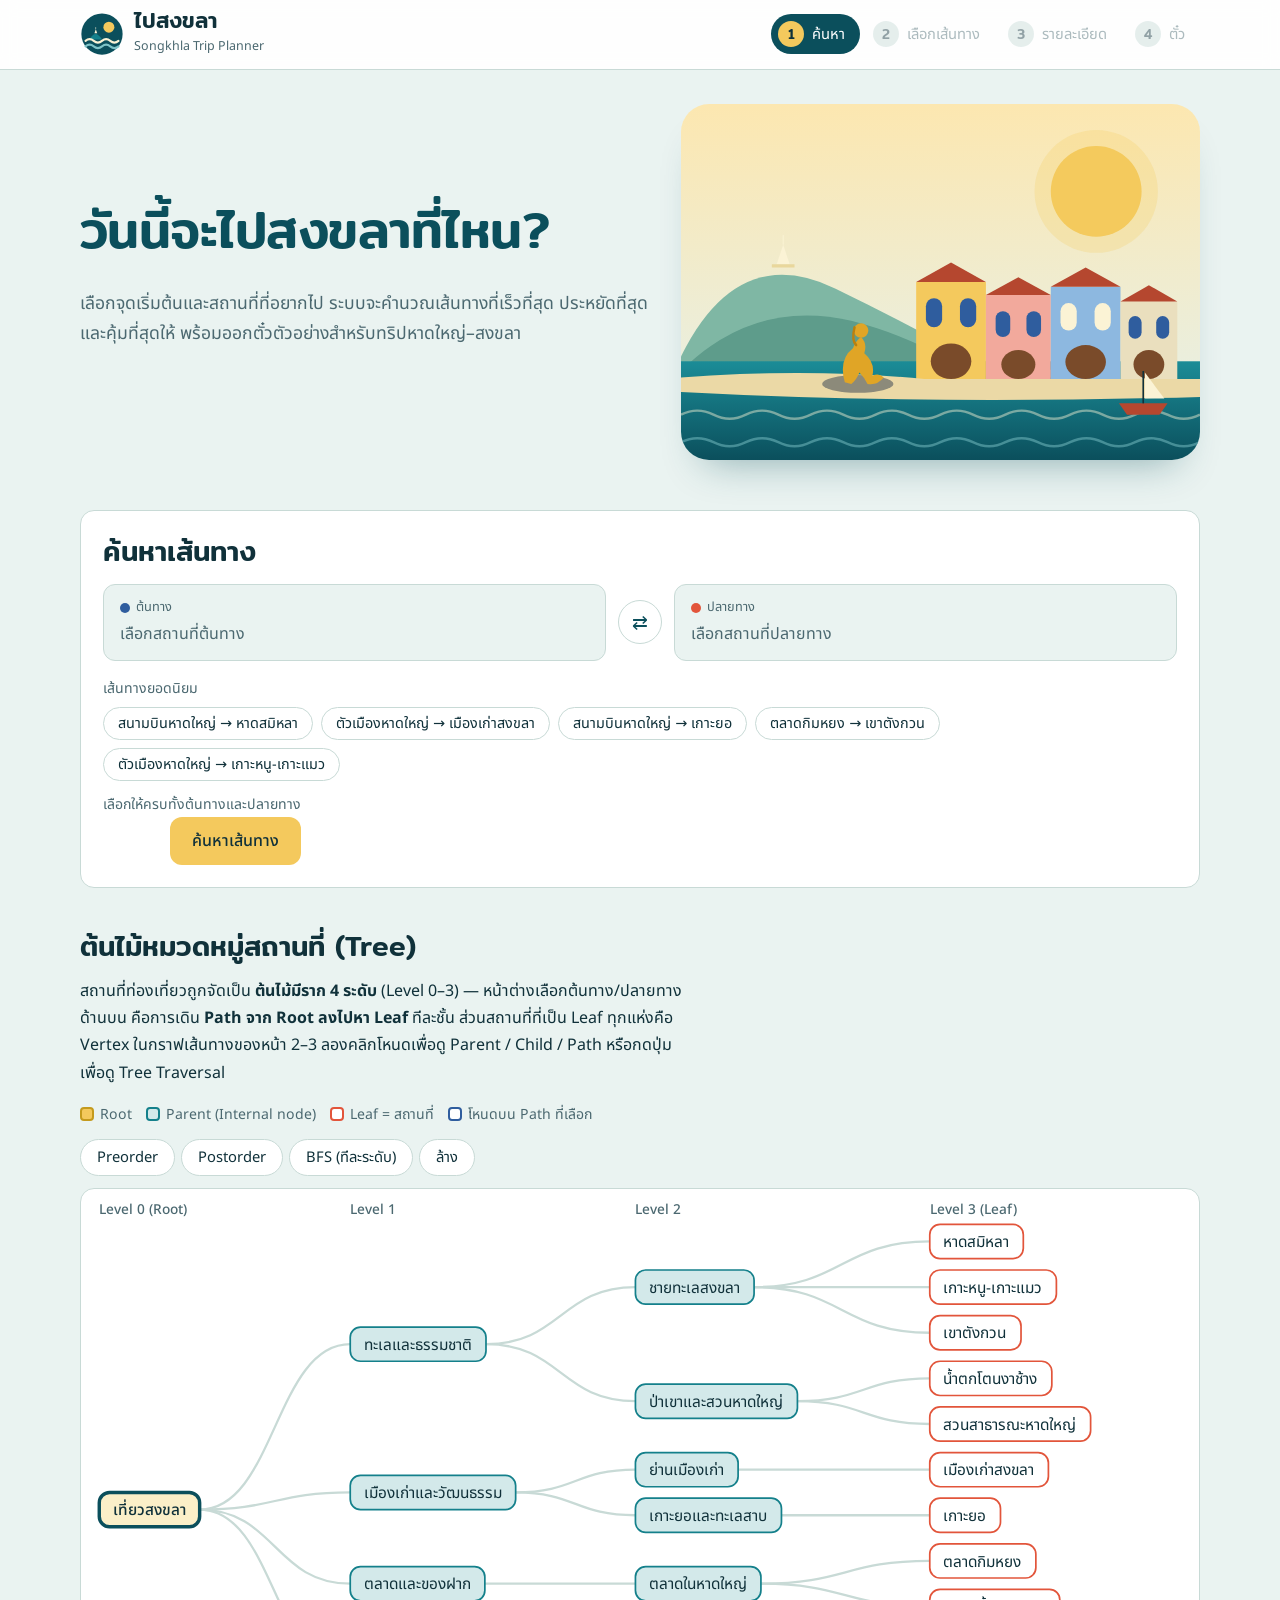
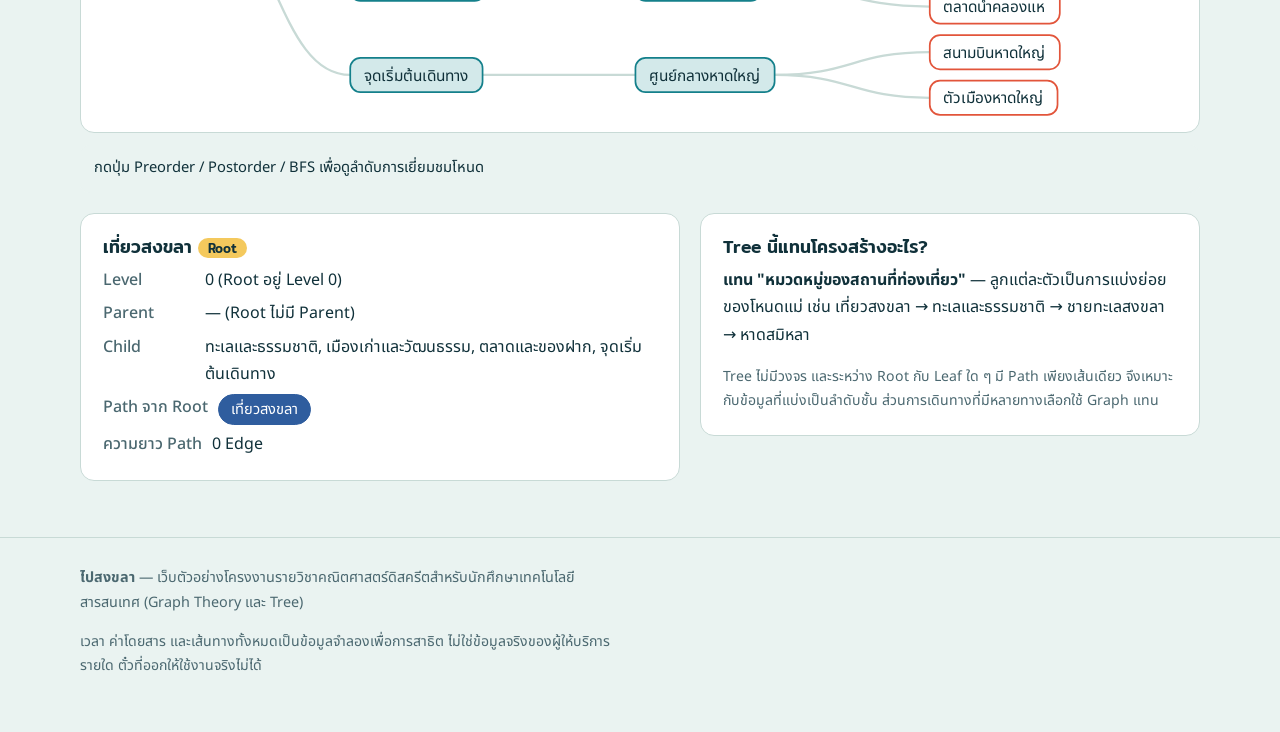
<file: index.html>
<!doctype html>
<html lang="th">
<head>
  <meta charset="utf-8">
  <meta name="viewport" content="width=device-width, initial-scale=1">
  <title>ค้นหาเส้นทาง — ไปสงขลา</title>
  <meta name="description" content="วางแผนเที่ยวสงขลาและหาดใหญ่ด้วย Graph Theory และ Tree">
  <link rel="icon" href="assets/logo.svg" type="image/svg+xml">
  <link rel="preconnect" href="https://fonts.googleapis.com">
  <link rel="preconnect" href="https://fonts.gstatic.com" crossorigin>
  <link href="https://fonts.googleapis.com/css2?family=Mitr:wght@400;500&family=Noto+Sans+Thai:wght@400;500;600&display=swap" rel="stylesheet">
  <link rel="stylesheet" href="css/style.css">
</head>
<body>
  <header id="shell-header" class="topbar"></header>

  <main class="wrap">
    <section class="hero">
      <div>
        <h1>วันนี้จะไปสงขลาที่ไหน?</h1>
        <p class="lead">เลือกจุดเริ่มต้นและสถานที่ที่อยากไป ระบบจะคำนวณเส้นทางที่เร็วที่สุด ประหยัดที่สุด
          และคุ้มที่สุดให้ พร้อมออกตั๋วตัวอย่างสำหรับทริปหาดใหญ่–สงขลา</p>
      </div>
      <img src="assets/hero.svg" alt="ภาพประกอบ: ตึกแถวเมืองเก่าสงขลา เขาตังกวน และนางเงือกทองริมหาดสมิหลา" width="640" height="440">
    </section>

    <!-- ฟอร์มค้นหา -->
    <section class="card block" aria-labelledby="search-h">
      <h2 id="search-h">ค้นหาเส้นทาง</h2>
      <div class="search">
        <button class="field" id="f-from" type="button">
          <span class="lbl"><span class="dot a"></span>ต้นทาง</span>
          <span class="val empty">เลือกสถานที่ต้นทาง</span>
        </button>
        <button class="swap" id="swap" type="button" aria-label="สลับต้นทางและปลายทาง">⇄</button>
        <button class="field" id="f-to" type="button">
          <span class="lbl"><span class="dot b"></span>ปลายทาง</span>
          <span class="val empty">เลือกสถานที่ปลายทาง</span>
        </button>
      </div>
      <div class="search-foot">
        <div>
          <div class="small muted" style="margin-bottom:6px">เส้นทางยอดนิยม</div>
          <div class="chips" id="popular"></div>
        </div>
        <div style="text-align:right">
          <div class="small muted" id="hint" style="min-height:1.6em"></div>
          <a class="btn gold" id="go" href="#" aria-disabled="true">ค้นหาเส้นทาง</a>
        </div>
      </div>
    </section>

    <!-- Tree -->
    <section class="block" aria-labelledby="tree-h">
      <h2 id="tree-h">ต้นไม้หมวดหมู่สถานที่ (Tree)</h2>
      <p>สถานที่ท่องเที่ยวถูกจัดเป็น <b>ต้นไม้มีราก 4 ระดับ</b> (Level 0–3) — หน้าต่างเลือกต้นทาง/ปลายทางด้านบน
        คือการเดิน <b>Path จาก Root ลงไปหา Leaf</b> ทีละชั้น ส่วนสถานที่ที่เป็น Leaf ทุกแห่งคือ Vertex ในกราฟเส้นทางของหน้า 2–3
        ลองคลิกโหนดเพื่อดู Parent / Child / Path หรือกดปุ่มเพื่อดู Tree Traversal</p>

      <div class="legend" aria-hidden="true">
        <span><i style="background:#F4C95D;border-color:#c49a1d"></i>Root</span>
        <span><i style="background:#D3E9EA;border-color:#14808B"></i>Parent (Internal node)</span>
        <span><i style="background:#fff;border-color:#E2553B"></i>Leaf = สถานที่</span>
        <span><i style="background:#fff;border-color:#2F5D9E"></i>โหนดบน Path ที่เลือก</span>
      </div>
      <div class="tabs noprint" role="group" aria-label="Tree Traversal">
        <button type="button" data-trav="pre">Preorder</button>
        <button type="button" data-trav="post">Postorder</button>
        <button type="button" data-trav="bfs">BFS (ทีละระดับ)</button>
        <button type="button" data-trav="clear">ล้าง</button>
      </div>
      <div class="treebox"><svg id="tree" aria-label="ต้นไม้หมวดหมู่สถานที่ท่องเที่ยวสงขลา" role="group"></svg></div>
      <div class="seq" id="seq" aria-live="polite">กดปุ่ม Preorder / Postorder / BFS เพื่อดูลำดับการเยี่ยมชมโหนด</div>

      <div class="twocol" style="margin-top:20px">
        <div class="card" id="info" aria-live="polite"></div>
        <div class="card">
          <h3>Tree นี้แทนโครงสร้างอะไร?</h3>
          <p><b>แทน "หมวดหมู่ของสถานที่ท่องเที่ยว"</b> — ลูกแต่ละตัวเป็นการแบ่งย่อยของโหนดแม่ เช่น
            เที่ยวสงขลา → ทะเลและธรรมชาติ → ชายทะเลสงขลา → หาดสมิหลา</p>
          <p class="small muted" style="margin:0">Tree ไม่มีวงจร และระหว่าง Root กับ Leaf ใด ๆ มี Path เพียงเส้นเดียว
            จึงเหมาะกับข้อมูลที่แบ่งเป็นลำดับชั้น ส่วนการเดินทางที่มีหลายทางเลือกใช้ Graph แทน</p>
        </div>
      </div>
    </section>
  </main>

  <footer id="shell-footer" class="site-foot"></footer>

  <!-- หน้าต่างเลือกสถานที่: ไล่จาก Root ลงไปหา Leaf -->
  <dialog id="picker" class="picker" aria-labelledby="picker-title">
    <div class="picker-head">
      <div class="row">
        <h3 id="picker-title" style="margin:0">เลือกต้นทาง</h3>
        <span>
          <button class="btn ghost small" type="button" id="picker-back">ย้อนกลับ</button>
          <button class="btn ghost small" type="button" id="picker-close">ปิด</button>
        </span>
      </div>
      <div class="crumbs" id="crumbs"></div>
    </div>
    <ul class="picker-list" id="picker-list"></ul>
    <div class="picker-foot" id="picker-foot"></div>
  </dialog>

  <script src="js/data.js"></script>
  <script src="js/algorithms.js"></script>
  <script src="js/common.js"></script>
  <script src="js/home.js"></script>
</body>
</html>
</file>
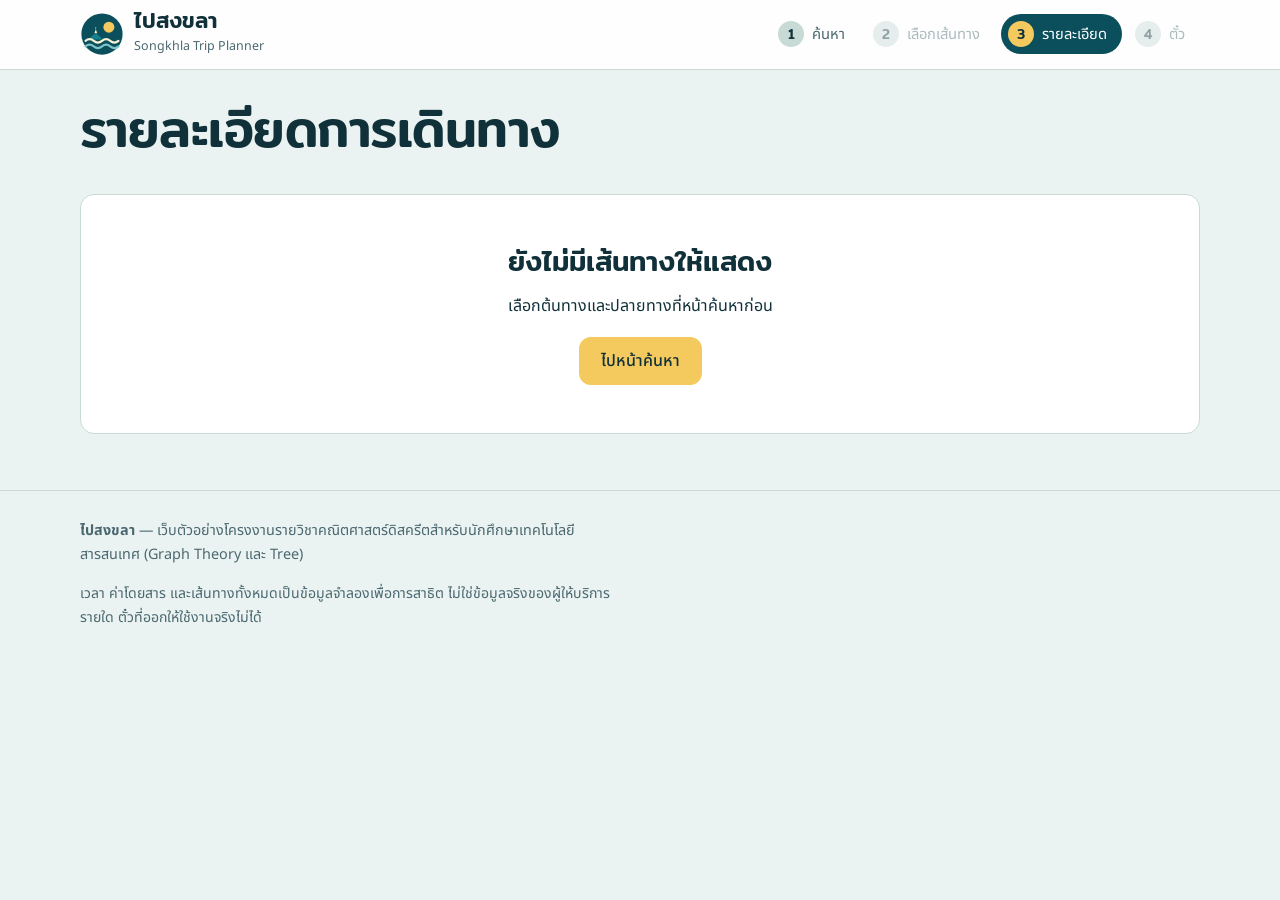
<file: detail.html>
<!doctype html>
<html lang="th">
<head>
  <meta charset="utf-8">
  <meta name="viewport" content="width=device-width, initial-scale=1">
  <title>รายละเอียดการเดินทาง — ไปสงขลา</title>
  <link rel="icon" href="assets/logo.svg" type="image/svg+xml">
  <link rel="preconnect" href="https://fonts.googleapis.com">
  <link rel="preconnect" href="https://fonts.gstatic.com" crossorigin>
  <link href="https://fonts.googleapis.com/css2?family=Mitr:wght@400;500&family=Noto+Sans+Thai:wght@400;500;600&display=swap" rel="stylesheet">
  <link rel="stylesheet" href="css/style.css">
</head>
<body>
  <header id="shell-header" class="topbar"></header>

  <main class="wrap">
    <div class="pagehead">
      <h1>รายละเอียดการเดินทาง</h1>
      <div class="card routebar" id="routebar"></div>
    </div>

    <div id="empty" class="card empty-state block" hidden>
      <h2>ยังไม่มีเส้นทางให้แสดง</h2>
      <p style="margin-inline:auto">เลือกต้นทางและปลายทางที่หน้าค้นหาก่อน</p>
      <a class="btn gold" href="index.html">ไปหน้าค้นหา</a>
    </div>

    <div id="content">
      <section class="block twocol" style="grid-template-columns:1fr 1.2fr">
        <div class="card">
          <div class="tabs" id="rtabs" role="tablist" aria-label="เกณฑ์เส้นทาง"></div>
          <h2>ขั้นตอนเดินทางทีละช่วง</h2>
          <ol class="legs" id="legs"></ol>
          <div class="kpis" id="totals" style="margin-top:14px"></div>
          <div style="margin-top:18px" class="noprint"><a class="btn gold" id="buy" href="#">ไปหน้าตั๋ว</a></div>
        </div>
        <div>
          <div class="maptools noprint">
            <label><input type="checkbox" id="wt"> แสดงน้ำหนัก Edge (เวลา · ค่าโดยสาร)</label>
          </div>
          <div class="mapbox"><svg id="map"></svg><div class="maplegend" id="mapLegend"></div></div>
        </div>
      </section>

      <section class="block" aria-labelledby="p-h">
        <h2 id="p-h">Path ของเส้นทางนี้</h2>
        <div class="card">
          <div class="pathline" id="pathline" style="margin-bottom:12px"></div>
          <p class="small" id="pathtext" style="margin:0"></p>
          <details style="margin-top:12px">
            <summary class="small">ดู Path ในกราฟสถานะที่ Dijkstra คำนวณจริง (v0, v1, …, vk)</summary>
            <pre class="code" id="statepath" style="margin-top:10px"></pre>
          </details>
        </div>
      </section>

      <section class="block" aria-labelledby="e-h">
        <h2 id="e-h">สำรวจเมืองด้วย BFS และ DFS</h2>
        <p>ลองท่องกราฟจากต้นทางเพื่อดูว่าแต่ละวิธีเยี่ยมสถานที่ตามลำดับต่างกันอย่างไร
          เลขสีแดงคือลำดับที่ถูกเยี่ยม และเส้นน้ำเงินหนาคือต้นไม้ของการท่อง (BFS/DFS tree)</p>
        <div class="explore noprint">
          <button class="btn small" type="button" data-ex="bfs">เริ่ม BFS</button>
          <button class="btn small ghost" type="button" data-ex="dfs">เริ่ม DFS</button>
          <button class="btn small ghost" type="button" data-ex="reset">ล้าง</button>
        </div>
        <div class="twocol">
          <div class="mapbox"><svg id="map2"></svg></div>
          <div class="card" aria-live="polite">
            <h3 id="exTitle">ยังไม่ได้เริ่มท่องกราฟ</h3>
            <div id="exOut" class="layers small muted">กดปุ่ม "เริ่ม BFS" หรือ "เริ่ม DFS"</div>
          </div>
        </div>
      </section>
    </div>
  </main>

  <footer id="shell-footer" class="site-foot"></footer>

  <script src="js/data.js"></script>
  <script src="js/algorithms.js"></script>
  <script src="js/common.js"></script>
  <script src="js/detail.js"></script>
</body>
</html>
</file>
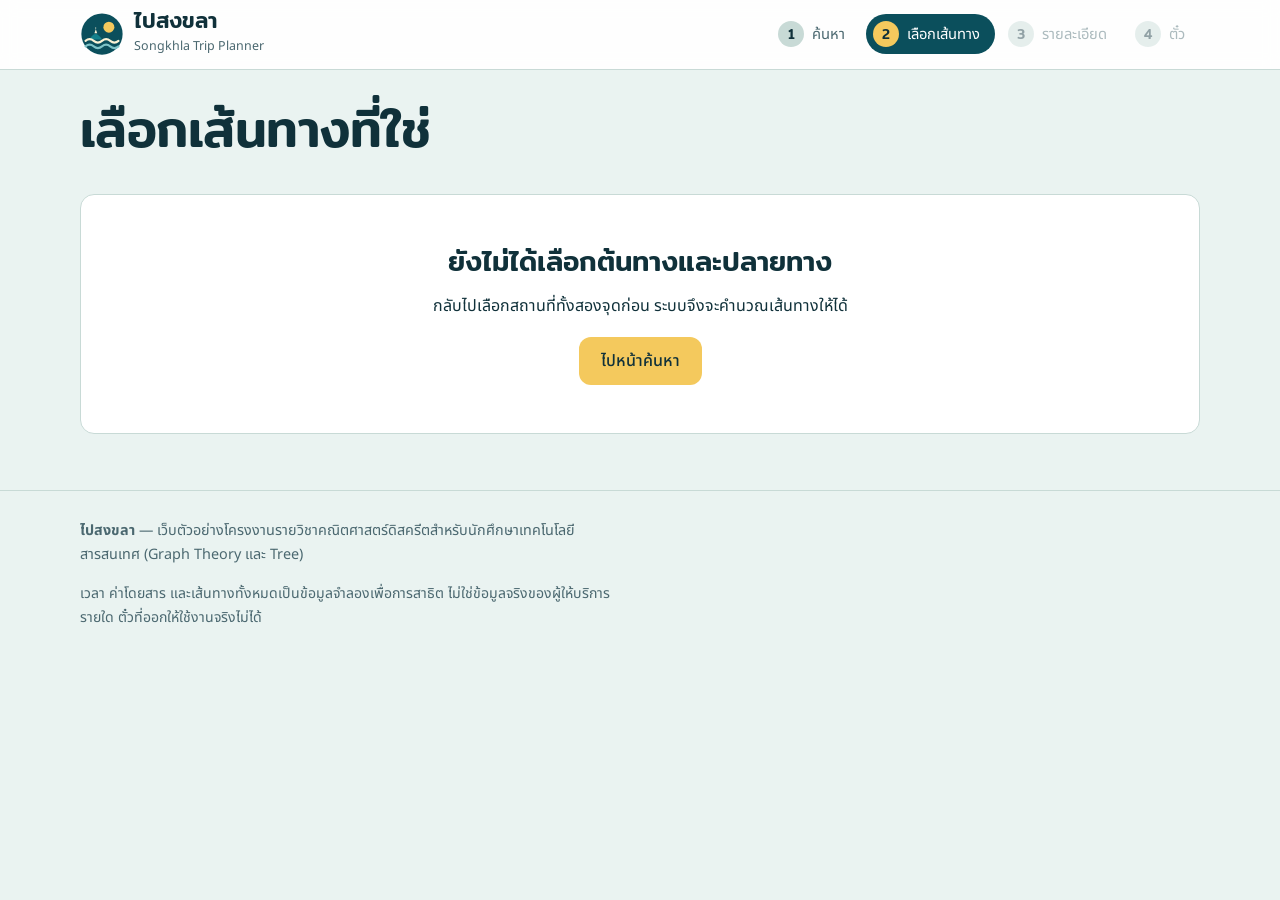
<file: routes.html>
<!doctype html>
<html lang="th">
<head>
  <meta charset="utf-8">
  <meta name="viewport" content="width=device-width, initial-scale=1">
  <title>เลือกเส้นทาง — ไปสงขลา</title>
  <link rel="icon" href="assets/logo.svg" type="image/svg+xml">
  <link rel="preconnect" href="https://fonts.googleapis.com">
  <link rel="preconnect" href="https://fonts.gstatic.com" crossorigin>
  <link href="https://fonts.googleapis.com/css2?family=Mitr:wght@400;500&family=Noto+Sans+Thai:wght@400;500;600&display=swap" rel="stylesheet">
  <link rel="stylesheet" href="css/style.css">
</head>
<body>
  <header id="shell-header" class="topbar"></header>

  <main class="wrap">
    <div class="pagehead">
      <h1>เลือกเส้นทางที่ใช่</h1>
      <div class="card routebar" id="routebar"></div>
    </div>

    <div id="empty" class="card empty-state block" hidden>
      <h2>ยังไม่ได้เลือกต้นทางและปลายทาง</h2>
      <p style="margin-inline:auto">กลับไปเลือกสถานที่ทั้งสองจุดก่อน ระบบจึงจะคำนวณเส้นทางให้ได้</p>
      <a class="btn gold" href="index.html">ไปหน้าค้นหา</a>
    </div>

    <div id="content">
      <section class="block" aria-labelledby="r-h">
        <h2 id="r-h">เส้นทางที่ Dijkstra แนะนำ</h2>
        <div class="routes" id="routes"></div>
        <p class="small muted" id="dupnote" style="margin-top:14px"></p>
      </section>

      <section class="block" aria-labelledby="g-h">
        <h2 id="g-h">Weighted Graph ของระบบ</h2>
        <div class="defs" id="defs"></div>
      </section>

      <section class="block" aria-labelledby="d-h">
        <h2 id="d-h">Dijkstra คิดอย่างไร?</h2>
        <p>ตารางนี้แสดงการทำงานทีละรอบ: เลือกจุดที่มีค่าต่ำสุดและยังไม่ถูกปิด → ตรวจ Neighbor → ถ้าเจอทางที่ถูกกว่าให้ปรับค่า (Relax)
          อัลกอริทึมตัวเดียวกันให้คำตอบต่างกันเมื่อนิยาม Weight ต่างกัน</p>
        <div class="tabs" role="tablist" id="tabs"></div>
        <p id="formula" class="small"></p>
        <div class="tablewrap">
          <table>
            <thead><tr><th class="num">รอบ</th><th>จุดที่เลือก (ค่าต่ำสุด)</th><th class="num">ค่าสะสม</th><th>Relax (ปรับค่า Neighbor)</th></tr></thead>
            <tbody id="trace"></tbody>
          </table>
        </div>
        <p id="traceResult" style="margin-top:12px"></p>
      </section>

      <section class="block" aria-labelledby="a-h">
        <h2 id="a-h">Adjacency List ใน JavaScript</h2>
        <p>กราฟเก็บเป็น Adjacency List: แต่ละ Vertex เก็บรายการ Edge ที่ออกจากตัวเอง (ในโค้ดจริงแต่ละ Edge มี Weight ติดมาด้วย)</p>
        <pre class="code" id="adj"></pre>
      </section>
    </div>
  </main>

  <footer id="shell-footer" class="site-foot"></footer>

  <script src="js/data.js"></script>
  <script src="js/algorithms.js"></script>
  <script src="js/common.js"></script>
  <script src="js/routes.js"></script>
</body>
</html>
</file>
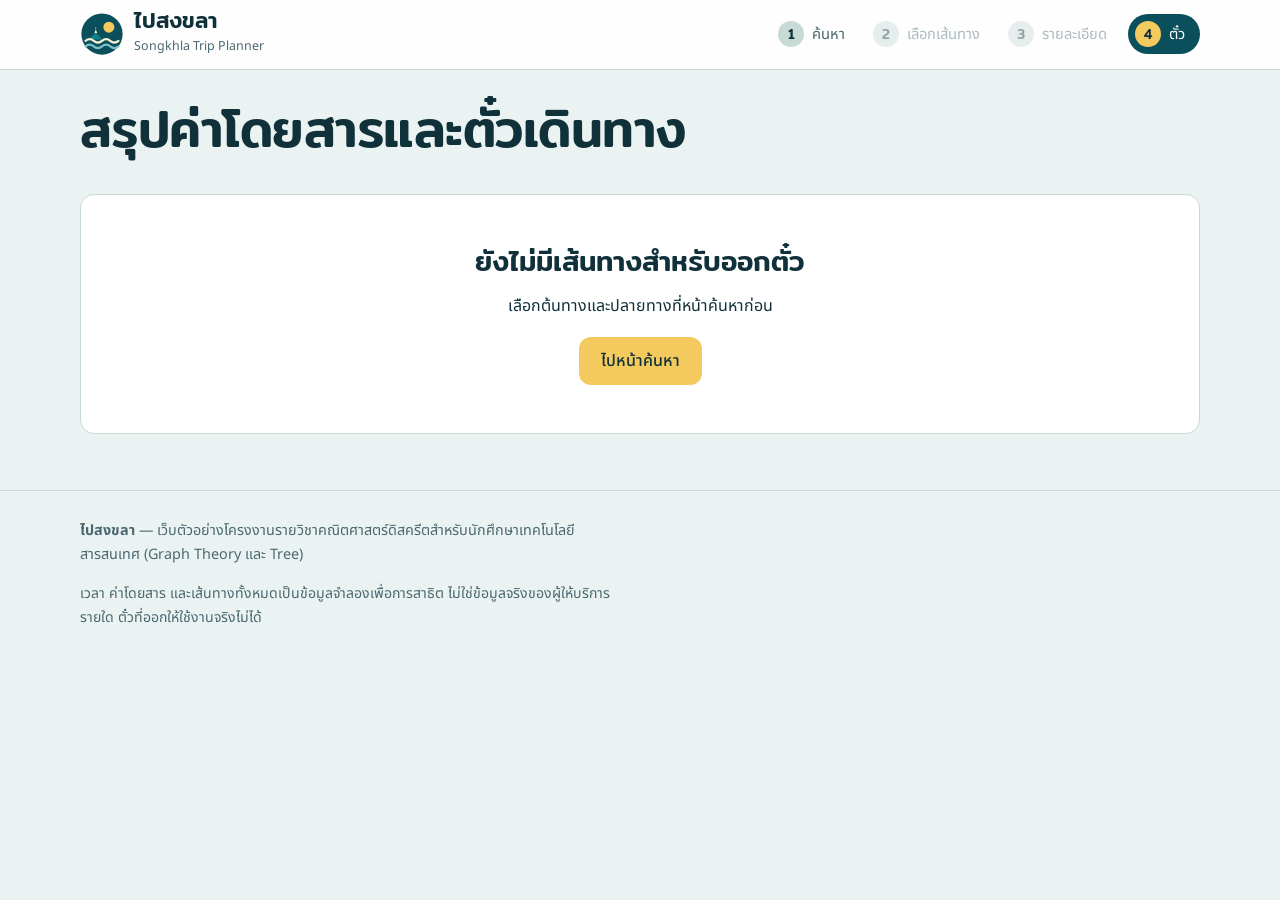
<file: ticket.html>
<!doctype html>
<html lang="th">
<head>
  <meta charset="utf-8">
  <meta name="viewport" content="width=device-width, initial-scale=1">
  <title>ตั๋วเดินทาง — ไปสงขลา</title>
  <link rel="icon" href="assets/logo.svg" type="image/svg+xml">
  <link rel="preconnect" href="https://fonts.googleapis.com">
  <link rel="preconnect" href="https://fonts.gstatic.com" crossorigin>
  <link href="https://fonts.googleapis.com/css2?family=Mitr:wght@400;500&family=Noto+Sans+Thai:wght@400;500;600&display=swap" rel="stylesheet">
  <link rel="stylesheet" href="css/style.css">
</head>
<body>
  <header id="shell-header" class="topbar"></header>

  <main class="wrap">
    <div class="pagehead">
      <h1>สรุปค่าโดยสารและตั๋วเดินทาง</h1>
      <div class="card routebar" id="routebar"></div>
    </div>

    <div id="empty" class="card empty-state block" hidden>
      <h2>ยังไม่มีเส้นทางสำหรับออกตั๋ว</h2>
      <p style="margin-inline:auto">เลือกต้นทางและปลายทางที่หน้าค้นหาก่อน</p>
      <a class="btn gold" href="index.html">ไปหน้าค้นหา</a>
    </div>

    <div id="content">
      <section class="block" aria-labelledby="f-h">
        <h2 id="f-h">ค่าโดยสารแยกตามช่วง</h2>
        <div class="tablewrap" style="max-height:none">
          <table>
            <thead><tr><th>ช่วง</th><th>โหมดเดินทาง</th><th>เส้นทาง</th><th class="num">เวลา (นาที)</th><th class="num">ค่าโดยสาร (บาท)</th></tr></thead>
            <tbody id="fares"></tbody>
            <tfoot><tr><td colspan="3">ยอดรวมทั้งหมด = Σ Weight ของทุก Edge บน Shortest Path</td><td class="num" id="sumTime"></td><td class="num" id="sumFare"></td></tr></tfoot>
          </table>
        </div>
        <p class="checks small" id="check" style="margin-top:10px"></p>
        <div class="noprint" style="margin-top:14px;display:flex;gap:10px;flex-wrap:wrap">
          <button class="btn gold" id="buy" type="button">ซื้อตั๋วเที่ยวนี้</button>
          <a class="btn ghost" id="back" href="#">กลับไปดูรายละเอียด</a>
        </div>
      </section>

      <section class="block" id="ticketSec" aria-labelledby="t-h" hidden>
        <h2 id="t-h">ตั๋วของคุณ</h2>
        <div class="ticket" id="ticket">
          <div class="main">
            <div style="display:flex;align-items:center;gap:10px;margin-bottom:10px">
              <img src="assets/logo.svg" alt="" width="40" height="40">
              <b style="font:500 1.2rem var(--font-head)">ไปสงขลา e-Ticket</b>
            </div>
            <div class="small muted" id="tDate"></div>
            <div style="font:500 1.3rem var(--font-head);margin:6px 0 10px" id="tRoute"></div>
            <ul class="infolist" id="tInfo"></ul>
          </div>
          <div class="stub">
            <canvas id="qr" width="200" height="200" role="img" aria-label="QR จำลองสำหรับสาธิต"></canvas>
            <div class="code" id="tCode"></div>
            <div class="small muted">QR จำลอง สแกนใช้งานจริงไม่ได้</div>
          </div>
        </div>
        <div class="noprint" style="margin-top:14px;display:flex;gap:10px;flex-wrap:wrap">
          <button class="btn" type="button" id="print">พิมพ์ตั๋ว</button>
          <a class="btn ghost" href="index.html">วางแผนทริปใหม่</a>
        </div>
        <p class="notice" style="margin-top:14px">ตั๋วนี้เป็นตัวอย่างสำหรับสาธิตเท่านั้น ข้อมูลเวลาและค่าโดยสารเป็นข้อมูลจำลอง ไม่ใช่ตั๋วใช้งานจริง</p>
      </section>
    </div>
  </main>

  <footer id="shell-footer" class="site-foot"></footer>

  <script src="js/data.js"></script>
  <script src="js/algorithms.js"></script>
  <script src="js/common.js"></script>
  <script src="js/ticket.js"></script>
</body>
</html>
</file>
<file: css/style.css>
/* ============================================================
   ไปสงขลา — style.css
   จานสี: แรงบันดาลใจจากตึกแถวเมืองเก่า (เหลืองปูนฉาบ / น้ำเงินบานเกล็ด) + ทะเลสาบสงขลา
   ============================================================ */
:root {
  --bg: #EAF3F1;
  --paper: #FFFFFF;
  --ink: #10313A;
  --muted: #4B6870;
  --line: #C8DAD6;
  --sea: #14808B;
  --deep: #0B4F5C;
  --plaster: #F4C95D;
  --plaster-soft: #FBEFC8;
  --shutter: #2F5D9E;
  --coral: #E2553B;
  --ok: #2E7D4F;
  --radius: 14px;
  --font-head: "Mitr", "Noto Sans Thai", Tahoma, sans-serif;
  --font-body: "Noto Sans Thai", "Sarabun", system-ui, Tahoma, sans-serif;
}
@media (prefers-color-scheme: dark) {
  :root:not([data-theme="light"]) {
    --bg: #0C2228; --paper: #12333B; --ink: #E6F2F0; --muted: #9DBBC0; --line: #25505A;
    --plaster-soft: #3A3318; --deep: #7FC4C8; --sea: #4FB3BD;
  }
}

*, *::before, *::after { box-sizing: border-box; }
html { scroll-padding-top: 90px; }
body {
  margin: 0; background: var(--bg); color: var(--ink);
  font: 400 16px/1.7 var(--font-body);
}
h1, h2, h3 { font-family: var(--font-head); font-weight: 500; line-height: 1.3; margin: 0 0 .5em; }
h1 { font-size: clamp(2rem, 4.6vw, 3.2rem); letter-spacing: -.01em; }
h2 { font-size: clamp(1.35rem, 2.6vw, 1.75rem); }
h3 { font-size: 1.1rem; }
p { margin: 0 0 1em; max-width: 68ch; }
a { color: var(--shutter); }
code, pre { font-family: ui-monospace, "Cascadia Code", Menlo, Consolas, monospace; }
:focus-visible { outline: 3px solid var(--plaster); outline-offset: 2px; border-radius: 6px; }

.wrap { width: min(1120px, 100% - 32px); margin-inline: auto; }
section.block { margin: 40px 0; }
.muted { color: var(--muted); }
.small { font-size: .88rem; }

/* ---------- แถบบน + ตัวบอกขั้นตอน ---------- */
.topbar {
  position: sticky; top: 0; z-index: 20;
  background: color-mix(in srgb, var(--paper) 92%, transparent);
  backdrop-filter: blur(8px);
  border-bottom: 1px solid var(--line);
}
.topbar .wrap { display: flex; align-items: center; justify-content: space-between; gap: 16px; padding: 10px 0; flex-wrap: wrap; }
.brand { display: flex; align-items: center; gap: 10px; text-decoration: none; color: var(--ink); }
.brand img { width: 44px; height: 44px; }
.brand b { font: 500 1.35rem/1 var(--font-head); display: block; }
.brand small { color: var(--muted); font-size: .78rem; }
.steps { display: flex; gap: 6px; list-style: none; margin: 0; padding: 0; flex-wrap: wrap; }
.steps a {
  display: flex; align-items: center; gap: 8px; padding: 6px 14px 6px 6px;
  border-radius: 999px; text-decoration: none; color: var(--muted); font-size: .92rem;
  border: 1px solid transparent;
}
.steps .n {
  width: 26px; height: 26px; border-radius: 50%; display: grid; place-items: center;
  background: var(--line); color: var(--ink); font: 500 .85rem var(--font-head);
}
.steps a[aria-current="page"] { background: var(--deep); color: #fff; }
.steps a[aria-current="page"] .n { background: var(--plaster); color: #10313A; }
.steps a[aria-disabled="true"] { opacity: .45; pointer-events: none; }
.steps a:not([aria-current]):not([aria-disabled]):hover { border-color: var(--line); background: var(--paper); }

/* ---------- Hero ---------- */
.hero { display: grid; grid-template-columns: 1.05fr .95fr; gap: 28px; align-items: center; padding: 34px 0 10px; }
.hero h1 { color: var(--deep); }
.hero .lead { font-size: 1.1rem; color: var(--muted); }
.hero img { width: 100%; height: auto; border-radius: 28px; display: block; box-shadow: 0 24px 40px -24px rgba(11,79,92,.45); }
.pagehead { padding: 26px 0 6px; }
.pagehead .lead { color: var(--muted); }

/* ---------- การ์ดและปุ่ม ---------- */
.card { background: var(--paper); border: 1px solid var(--line); border-radius: var(--radius); padding: 22px; }
.card.flat { box-shadow: none; }
.btn {
  appearance: none; border: 0; cursor: pointer; font: 500 1rem var(--font-body);
  padding: 12px 22px; border-radius: 12px; background: var(--deep); color: #fff; text-decoration: none;
  display: inline-flex; align-items: center; justify-content: center; gap: 8px;
}
.btn:hover { background: #083c47; }
.btn:disabled, .btn[aria-disabled="true"] { background: var(--line); color: var(--muted); cursor: not-allowed; pointer-events: none; }
.btn.ghost { background: transparent; color: var(--deep); border: 1.5px solid var(--deep); }
.btn.ghost:hover { background: var(--plaster-soft); }
.btn.gold { background: var(--plaster); color: #10313A; }
.btn.gold:hover { background: #e8b93e; }
.btn.small { padding: 7px 14px; font-size: .9rem; border-radius: 10px; }

.chips { display: flex; flex-wrap: wrap; gap: 8px; }
.chip {
  border: 1px solid var(--line); background: var(--paper); color: var(--ink); cursor: pointer;
  border-radius: 999px; padding: 5px 14px; font: 400 .9rem var(--font-body);
}
.chip:hover { background: var(--plaster-soft); border-color: var(--plaster); }
.badge { display: inline-block; padding: 2px 10px; border-radius: 999px; font-size: .8rem; font-weight: 500; background: var(--plaster); color: #10313A; }
.badge.sea { background: var(--sea); color: #fff; }
.badge.coral { background: var(--coral); color: #fff; }
.badge.line { background: var(--line); color: var(--ink); }

/* ---------- ฟอร์มค้นหา ---------- */
.search { display: grid; grid-template-columns: 1fr auto 1fr; gap: 12px; align-items: stretch; }
.field {
  text-align: left; cursor: pointer; background: var(--bg); border: 1.5px solid var(--line);
  border-radius: 12px; padding: 12px 16px; font: inherit; color: var(--ink);
  display: grid; gap: 2px;
}
.field:hover { border-color: var(--sea); }
.field .lbl { font-size: .8rem; color: var(--muted); display: flex; align-items: center; gap: 6px; }
.field .dot { width: 10px; height: 10px; border-radius: 50%; }
.field .dot.a { background: var(--shutter); }
.field .dot.b { background: var(--coral); }
.field .val { font-weight: 500; }
.field .val.empty { color: var(--muted); font-weight: 400; }
.swap { align-self: center; width: 44px; height: 44px; border-radius: 50%; border: 1.5px solid var(--line); background: var(--paper); cursor: pointer; font-size: 1.2rem; color: var(--deep); }
.swap:hover { background: var(--plaster-soft); }
.search-foot { display: flex; justify-content: space-between; align-items: center; gap: 12px; flex-wrap: wrap; margin-top: 16px; }

/* ---------- หน้าต่างเลือกสถานที่ (ไล่ระดับตาม Tree) ---------- */
dialog.picker { border: 0; border-radius: 18px; padding: 0; width: min(520px, 94vw); max-height: 86vh; background: var(--paper); color: var(--ink); box-shadow: 0 30px 60px -20px rgba(0,0,0,.5); }
dialog.picker::backdrop { background: rgba(10, 35, 42, .55); }
.picker-head { padding: 18px 20px 10px; border-bottom: 1px solid var(--line); position: sticky; top: 0; background: var(--paper); }
.picker-head .row { display: flex; justify-content: space-between; align-items: center; gap: 10px; }
.crumbs { display: flex; flex-wrap: wrap; gap: 4px; margin-top: 8px; font-size: .88rem; }
.crumbs button { border: 0; background: var(--plaster-soft); color: var(--ink); padding: 2px 10px; border-radius: 999px; cursor: pointer; font: inherit; }
.crumbs button:last-child { background: var(--deep); color: #fff; }
.crumbs span { color: var(--muted); }
.picker-list { list-style: none; margin: 0; padding: 10px; overflow: auto; max-height: 56vh; display: grid; gap: 6px; }
.picker-list button { width: 100%; text-align: left; cursor: pointer; padding: 12px 14px; border-radius: 12px; border: 1px solid var(--line); background: var(--bg); color: var(--ink); font: inherit; display: flex; justify-content: space-between; align-items: center; gap: 12px; }
.picker-list button:hover { border-color: var(--sea); background: var(--plaster-soft); }
.picker-list .sub { display: block; color: var(--muted); font-size: .85rem; }
.picker-foot { padding: 10px 20px 16px; font-size: .88rem; color: var(--muted); border-top: 1px solid var(--line); }

/* ---------- Tree ---------- */
.treebox { overflow-x: auto; background: var(--paper); border: 1px solid var(--line); border-radius: var(--radius); }
.treebox svg { display: block; min-width: 880px; width: 100%; height: auto; }
.tnode rect { fill: var(--bg); stroke: var(--line); stroke-width: 1.5; }
.tnode text { font: 400 13.5px var(--font-body); fill: var(--ink); pointer-events: none; }
.tnode { cursor: pointer; }
.tnode.root rect { fill: var(--plaster); stroke: #c49a1d; }
.tnode.root text { fill: #10313A; font-weight: 500; }
.tnode.parent rect { fill: #D3E9EA; stroke: var(--sea); }
.tnode.parent text { color: #10313A; fill: #10313A; }
.tnode.leaf rect { fill: var(--paper); stroke: var(--coral); }
.tnode.onpath rect { stroke-width: 3; stroke: var(--shutter); }
.tnode.selected rect { stroke-width: 3; stroke: var(--deep); fill: var(--plaster-soft); }
.tnode.selected text { fill: #10313A; }
.tnode.visited rect { fill: var(--shutter); stroke: var(--shutter); }
.tnode.visited text { fill: #fff; }
.tlink { fill: none; stroke: var(--line); stroke-width: 2; }
.tlink.onpath { stroke: var(--shutter); stroke-width: 3.5; }
.tnum circle { fill: var(--coral); }
.tnum text { fill: #fff; font: 500 11px var(--font-body); text-anchor: middle; }
.tlevel text { font: 500 12px var(--font-body); fill: var(--muted); }
.legend { display: flex; flex-wrap: wrap; gap: 14px; font-size: .88rem; color: var(--muted); margin-bottom: 12px; }
.legend i { display: inline-block; width: 14px; height: 14px; border-radius: 4px; vertical-align: -2px; margin-right: 6px; border: 2px solid; }
.twocol { display: grid; grid-template-columns: 1.2fr 1fr; gap: 20px; align-items: start; }
.infolist { list-style: none; margin: 0; padding: 0; display: grid; gap: 6px; }
.infolist li { display: flex; gap: 10px; }
.infolist b { min-width: 92px; color: var(--muted); font-weight: 500; }
.seq { font-size: .92rem; background: var(--bg); border-radius: 10px; padding: 10px 14px; min-height: 48px; margin-top: 12px; }
.pathline { display: flex; flex-wrap: wrap; align-items: center; gap: 6px; }
.pathline .v { background: var(--plaster-soft); border: 1px solid var(--plaster); padding: 2px 12px; border-radius: 999px; font-size: .92rem; }
.pathline .v.end { background: var(--coral); border-color: var(--coral); color: #fff; }
.pathline .v.start { background: var(--shutter); border-color: var(--shutter); color: #fff; }
.pathline .arrow { color: var(--muted); }

/* ---------- การ์ดเส้นทาง ---------- */
.routebar { display: flex; align-items: center; gap: 12px; flex-wrap: wrap; }
.routebar .cities { font: 500 1.2rem var(--font-head); }
.routes { display: grid; grid-template-columns: repeat(auto-fit, minmax(300px, 1fr)); gap: 18px; }
.route { display: flex; flex-direction: column; gap: 12px; position: relative; border-top: 6px solid var(--sea); }
.route.fast { border-top-color: var(--coral); }
.route.cheap { border-top-color: var(--ok); }
.route.best { border-top-color: var(--plaster); }
.route .badges { display: flex; gap: 6px; flex-wrap: wrap; }
.kpis { display: grid; grid-template-columns: repeat(3, 1fr); gap: 8px; }
.kpi { background: var(--bg); border-radius: 10px; padding: 8px 10px; }
.kpi b { display: block; font: 500 1.25rem/1.2 var(--font-head); }
.kpi span { font-size: .78rem; color: var(--muted); }
.legchips { display: flex; flex-wrap: wrap; gap: 6px; }
.leg-chip { border-left: 5px solid; background: var(--bg); padding: 3px 10px; border-radius: 6px; font-size: .85rem; }
.route .go { margin-top: auto; }

/* ---------- ตาราง Dijkstra / ตั๋ว ---------- */
.tablewrap { overflow: auto; max-height: 420px; border: 1px solid var(--line); border-radius: 12px; background: var(--paper); }
table { border-collapse: collapse; width: 100%; font-size: .9rem; }
th, td { padding: 8px 12px; border-bottom: 1px solid var(--line); text-align: left; vertical-align: top; }
thead th { position: sticky; top: 0; background: var(--deep); color: #fff; font-weight: 500; }
td.num, th.num { text-align: right; font-variant-numeric: tabular-nums; }
tr.done td { background: var(--plaster-soft); font-weight: 500; }
tfoot td { font-weight: 600; background: var(--bg); }
.tabs { display: flex; gap: 6px; margin-bottom: 12px; flex-wrap: wrap; }
.tabs button { cursor: pointer; border: 1.5px solid var(--line); background: var(--paper); color: var(--ink); padding: 6px 16px; border-radius: 999px; font: 400 .92rem var(--font-body); }
.tabs button[aria-selected="true"] { background: var(--deep); color: #fff; border-color: var(--deep); }
pre.code { background: #0F2A30; color: #DCEFEA; padding: 16px 18px; border-radius: 12px; overflow: auto; font-size: .84rem; line-height: 1.6; margin: 0; max-height: 380px; }
.defs { display: grid; grid-template-columns: repeat(auto-fit, minmax(240px, 1fr)); gap: 14px; }
.defs .card { padding: 16px 18px; }
.defs h3 { margin-bottom: .3em; }

/* ---------- ขั้นตอนเดินทาง ---------- */
.legs { list-style: none; margin: 0; padding: 0; display: grid; gap: 0; }
.legs li.leg { display: grid; grid-template-columns: 54px 1fr auto; gap: 14px; padding: 14px 0; align-items: start; }
.legs .ico { width: 54px; height: 54px; border-radius: 14px; display: grid; place-items: center; font-size: 1.6rem; color: #fff; }
.legs .meta { text-align: right; font-variant-numeric: tabular-nums; }
.legs .meta b { display: block; font: 500 1.05rem var(--font-head); }
.legs li.swap-row { border-top: 1px dashed var(--line); border-bottom: 1px dashed var(--line); margin: 2px 0; padding: 6px 0 6px 68px; font-size: .88rem; color: var(--muted); }
.mapbox { background: var(--paper); border: 1px solid var(--line); border-radius: var(--radius); padding: 10px; }
.mapbox svg { width: 100%; height: auto; display: block; }
.maplegend { display: flex; flex-wrap: wrap; gap: 6px 16px; font-size: .86rem; color: var(--muted); padding: 8px 6px 0; }
.maplegend i { display: inline-block; width: 22px; height: 5px; border-radius: 3px; vertical-align: middle; margin-right: 6px; }
.maptools { display: flex; gap: 14px; flex-wrap: wrap; align-items: center; margin-bottom: 10px; }
.maptools label { cursor: pointer; font-size: .92rem; display: flex; gap: 6px; align-items: center; }
.explore { display: flex; flex-wrap: wrap; gap: 10px; align-items: center; margin-bottom: 12px; }
.layers { display: grid; gap: 6px; margin-top: 10px; font-size: .92rem; }

/* ---------- ตั๋ว ---------- */
.ticket { display: grid; grid-template-columns: 1fr 230px; border-radius: 18px; overflow: hidden; background: var(--paper); border: 2px solid var(--deep); max-width: 760px; }
.ticket .main { padding: 22px 26px; background: linear-gradient(135deg, var(--plaster-soft), var(--paper) 60%); }
.ticket .stub { padding: 22px; border-left: 3px dashed var(--deep); display: grid; place-items: center; text-align: center; gap: 8px; background: var(--paper); }
.ticket .code { font: 500 1.3rem var(--font-head); letter-spacing: .08em; }
.ticket canvas { width: 168px; height: 168px; image-rendering: pixelated; border: 6px solid #fff; outline: 1px solid var(--line); }
.notice { background: var(--plaster-soft); border-left: 5px solid var(--plaster); padding: 10px 16px; border-radius: 8px; font-size: .92rem; }
.checks { color: var(--ok); font-weight: 500; }
[hidden] { display: none !important; }

.site-foot { margin-top: 56px; padding: 28px 0 40px; border-top: 1px solid var(--line); color: var(--muted); font-size: .9rem; }
.empty-state { text-align: center; padding: 48px 20px; }

@media (max-width: 860px) {
  .hero, .twocol { grid-template-columns: 1fr; }
  .search { grid-template-columns: 1fr; }
  .swap { justify-self: center; transform: rotate(90deg); }
  .ticket { grid-template-columns: 1fr; }
  .ticket .stub { border-left: 0; border-top: 3px dashed var(--deep); }
  .legs li.leg { grid-template-columns: 46px 1fr; }
  .legs .meta { grid-column: 2; text-align: left; }
  .steps a span.t { display: none; }
}
@media (prefers-reduced-motion: no-preference) {
  .hero img { animation: drift 1s ease-out both; }
  @keyframes drift { from { opacity: 0; transform: translateY(10px); } to { opacity: 1; transform: none; } }
}
@media print {
  .topbar, .site-foot, .noprint { display: none !important; }
  body { background: #fff; }
}
</file>
